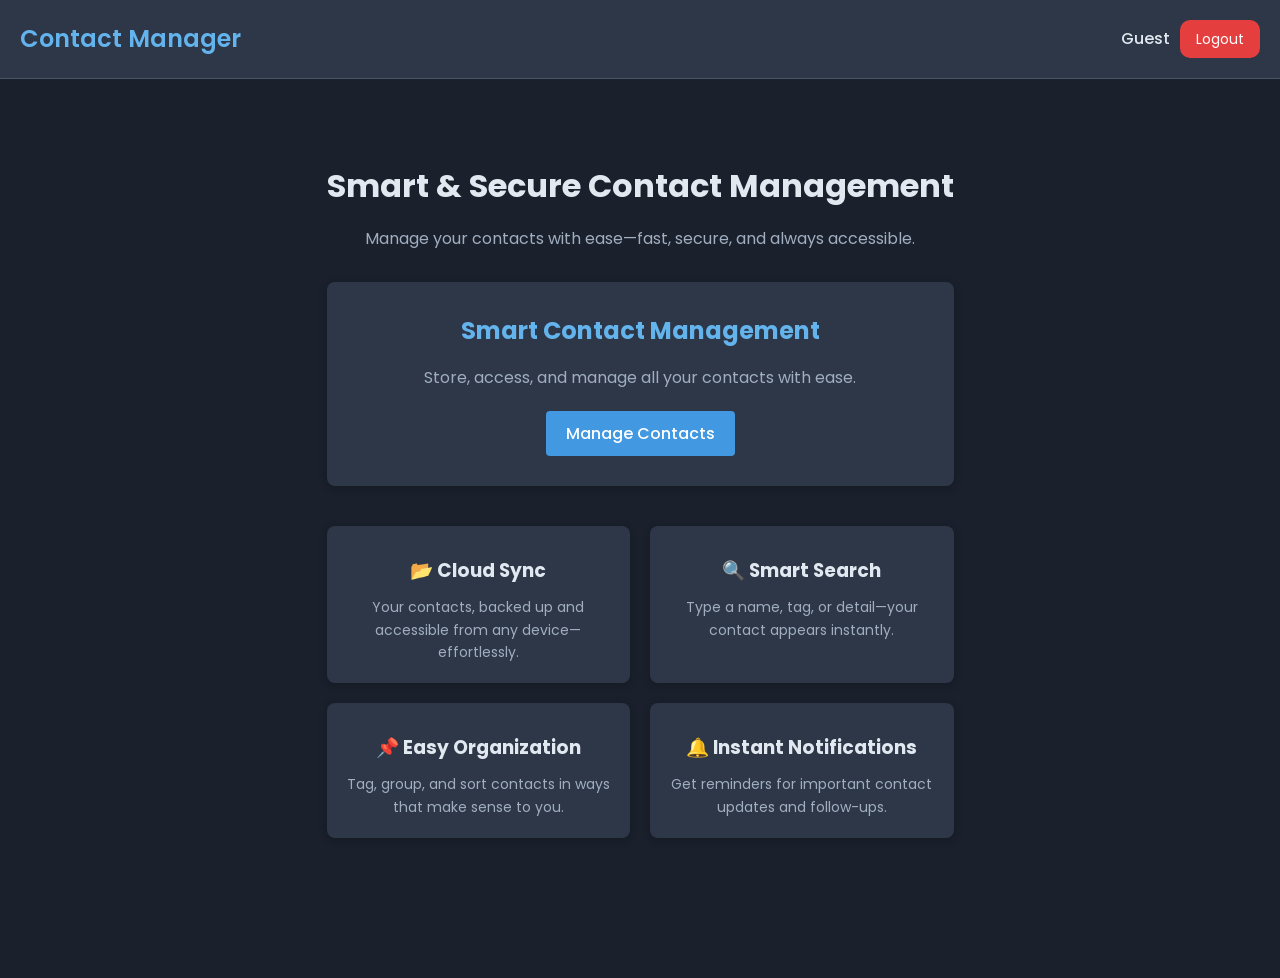
<file: amar.flores/oAuth2login/src/main/resources/templates/index.html>
<!DOCTYPE html>
<html xmlns:th="http://www.thymeleaf.org">
<head>
    <title>Contact Manager</title>
    <meta charset="UTF-8">
    <meta name="viewport" content="width=device-width, initial-scale=1.0">
    <link href="https://fonts.googleapis.com/css2?family=Poppins:wght@400;500;600&display=swap" rel="stylesheet">
    <style>
        * {
            margin: 0;
            padding: 0;
            box-sizing: border-box;
        }

        body {
            font-family: 'Poppins', sans-serif;
            background-color: #1a202c; /* Dark background */
            color: #e2e8f0; /* Light text */
            line-height: 1.6;
            display: flex;
            flex-direction: column;
            min-height: 100vh;
        }

        .header {
            width: 100%;
            background-color: #2d3748; /* Dark header */
            display: flex;
            justify-content: space-between;
            align-items: center;
            padding: 20px;
            border-bottom: 1px solid #4a5568;
            position: fixed;
            top: 0;
            left: 0;
            right: 0;
            z-index: 1000;
        }

        .logo {
            font-size: 24px;
            font-weight: 600;
            color: #63b3ed; /* Light blue */
        }

        .user-info {
            display: flex;
            align-items: center;
            gap: 10px;
        }

        .user-name {
            font-weight: 500;
            color: #e2e8f0;
        }

        .logout-btn {
            background-color: #e53e3e;
            color: white;
            border: none;
            padding: 8px 16px;
            border-radius: 10px;
            cursor: pointer;
            text-decoration: none;
            font-size: 14px;
            transition: background 0.3s;
        }

        .logout-btn:hover {
            background-color: #c53030;
        }

        .container {
            flex: 1;
            max-width: 1000px;
            margin: 100px auto 80px; /* Adjusted margin for fixed header/footer */
            padding: 20px;
        }

        .footer {
            width: 100%;
            background-color: #2d3748;
            text-align: center;
            padding: 20px 0;
            border-top: 1px solid #4a5568;
            position: fixed;
            bottom: 0;
            left: 0;
            right: 0;
            color: #a0aec0;
        }

        .main-content {
            text-align: center;
            margin: 40px 0;
        }

        h1 {
            font-size: 32px;
            margin-bottom: 15px;
            color: #e2e8f0;
            text-align: center;
        }

        .subtitle {
            color: #a0aec0;
            margin-bottom: 30px;
            font-size: 16px;
            text-align: center;
        }

        .contact-card {
            background: #2d3748;
            border-radius: 8px;
            padding: 30px;
            margin: 30px 0;
            box-shadow: 0 2px 10px rgba(0, 0, 0, 0.2);
            text-align: center;
        }

        .contact-card h2 {
            font-size: 24px;
            margin-bottom: 15px;
            color: #63b3ed;
        }

        .contact-card p {
            margin-bottom: 20px;
            color: #a0aec0;
        }

        .btn {
            display: inline-block;
            padding: 10px 20px;
            background-color: #4299e1;
            color: white;
            text-decoration: none;
            border-radius: 4px;
            font-weight: 500;
            transition: background-color 0.3s;
        }

        .btn:hover {
            background-color: #3182ce;
        }

        .features {
            display: grid;
            grid-template-columns: repeat(auto-fit, minmax(250px, 1fr));
            gap: 20px;
            margin: 40px 0;
        }

        .feature {
            background: #2d3748;
            padding: 20px;
            border-radius: 8px;
            text-align: center;
            box-shadow: 0 2px 10px rgba(0, 0, 0, 0.2);
            transition: transform 0.2s;
        }

        .feature:hover {
            transform: translateY(-5px);
        }

        .feature h3 {
            margin: 10px 0;
            color: #e2e8f0;
        }

        .feature p {
            color: #a0aec0;
            font-size: 14px;
        }

        @media (max-width: 768px) {
            .header {
                flex-direction: column;
                gap: 15px;
                text-align: center;
                padding: 15px;
            }
        }
    </style>
</head>
<body>
<header class="header">
    <div class="logo">Contact Manager</div>
    <div class="user-info">
        <i class="fas fa-user"></i>
        <div class="user-name">
        <span th:text="${#authentication != null and #authentication.principal != null ?
                        (#authentication.principal.attributes != null and #authentication.principal.attributes.name != null ?
                        #authentication.principal.attributes.name : #authentication.principal.name) : 'Guest'}">
            Guest
        </span>
        </div>
        <a th:if="${#authentication != null and #authentication.principal != null}"
           href="/logout" class="logout-btn">
            <i class="fas fa-sign-out-alt"></i>
            Logout</a>
    </div>
</header>

<div class="container">
    <main class="main-content">
        <h1>Smart & Secure Contact Management</h1>
        <p class="subtitle">Manage your contacts with ease—fast, secure, and always accessible.</p>

        <div class="contact-card">
            <h2>Smart Contact Management</h2>
            <p>Store, access, and manage all your contacts with ease.</p>
            <a href="/contacts/contacts-ui" class="btn">
                <i class="fas fa-address-book"></i>
                Manage Contacts</a>
        </div>

        <div class="features">
            <div class="feature">
                <h3>📂 Cloud Sync</h3>
                <p>Your contacts, backed up and accessible from any device—effortlessly.</p>
            </div>
            <div class="feature">
                <h3>🔍 Smart Search</h3>
                <p>Type a name, tag, or detail—your contact appears instantly.</p>
            </div>
            <div class="feature">
                <h3>📌 Easy Organization</h3>
                <p>Tag, group, and sort contacts in ways that make sense to you.</p>
            </div>
            <div class="feature">
                <h3>🔔 Instant Notifications</h3>
                <p>Get reminders for important contact updates and follow-ups.</p>
            </div>
        </div>

    </main>
</div>
</body>
</html>
</file>
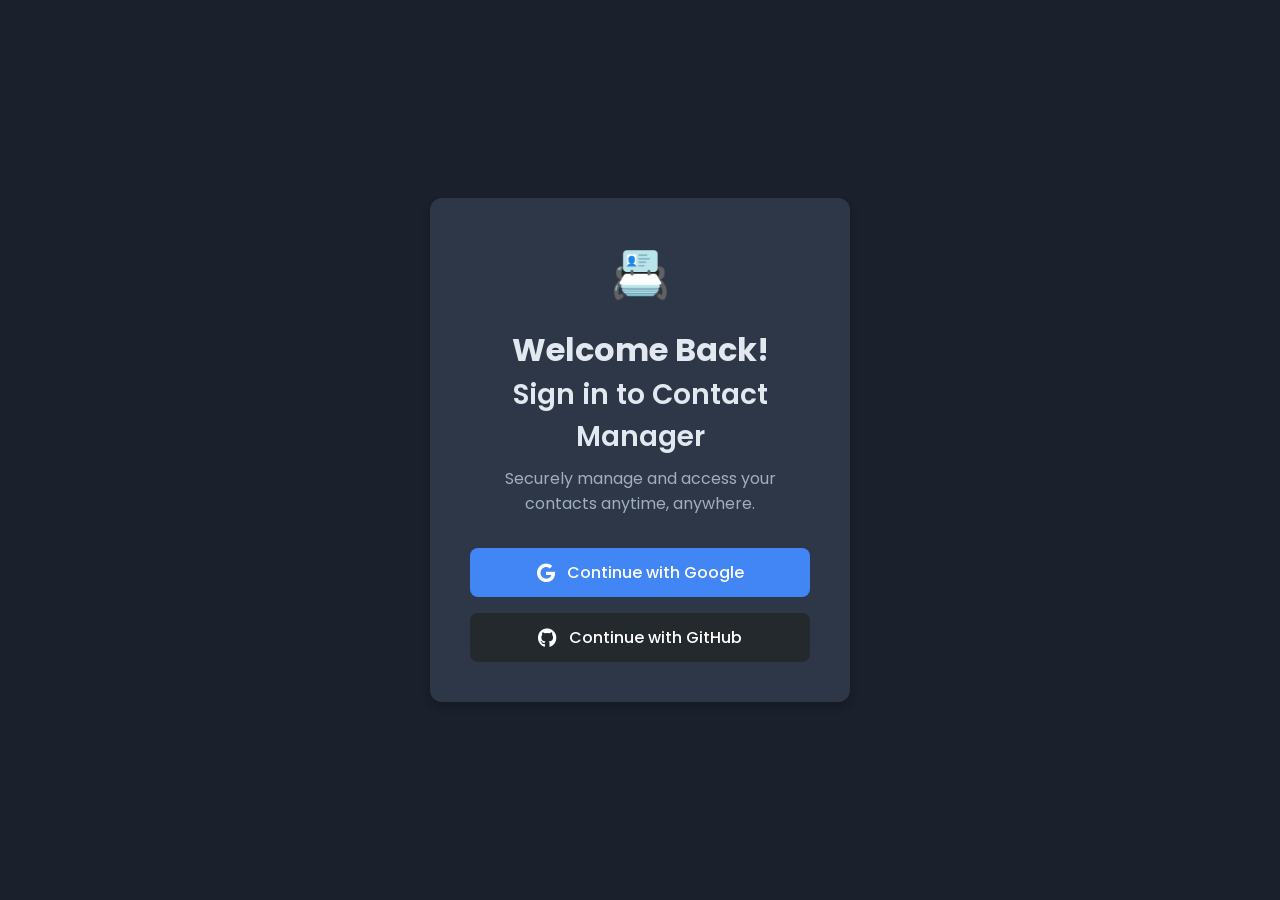
<file: amar.flores/oAuth2login/src/main/resources/templates/login.html>
<!DOCTYPE html>
<html xmlns:th="http://www.thymeleaf.org">
<head>
    <title>Login - Contact Manager</title>
    <link href="https://fonts.googleapis.com/css2?family=Poppins:wght@400;500;600&display=swap" rel="stylesheet">
    <link href="https://cdnjs.cloudflare.com/ajax/libs/font-awesome/6.0.0/css/all.min.css" rel="stylesheet">
    <style>
        * {
            margin: 0;
            padding: 0;
            box-sizing: border-box;
        }

        body {
            font-family: 'Poppins', sans-serif;
            background: #1a202c; /* Dark background */
            display: flex;
            align-items: center;
            justify-content: center;
            height: 100vh;
            padding: 20px;
            color: #e2e8f0; /* Light text */
        }

        .login-container {
            background: #2d3748; /* Dark card */
            padding: 40px;
            border-radius: 12px;
            box-shadow: 0 4px 10px rgba(0, 0, 0, 0.2);
            text-align: center;
            width: 100%;
            max-width: 420px;
        }

        .logo {
            font-size: 3rem;
            margin-bottom: 1rem;
            color: #63b3ed; /* Light blue */
        }

        h2 {
            font-size: 1.75rem;
            color: #e2e8f0;
            font-weight: 600;
            margin-bottom: 0.5rem;
        }

        p {
            font-size: 1rem;
            color: #a0aec0;
            margin-bottom: 2rem;
        }

        .social-buttons {
            display: flex;
            flex-direction: column;
            gap: 1rem;
        }

        .social-button {
            display: flex;
            align-items: center;
            justify-content: center;
            padding: 12px;
            border-radius: 8px;
            font-size: 1rem;
            font-weight: 500;
            cursor: pointer;
            text-decoration: none;
            transition: all 0.2s ease-in-out;
            border: none;
            width: 100%;
        }

        .google-btn {
            background-color: #4285f4;
            color: white;
        }
        .google-btn:hover { background-color: #357ae8; }

        .github-btn {
            background-color: #24292e;
            color: white;
        }
        .github-btn:hover { background-color: #1b1f23; }

        .social-button i {
            margin-right: 12px;
            font-size: 1.2rem;
        }

        .footer {
            margin-top: 2rem;
            font-size: 0.85rem;
            color: #a0aec0;
        }

        .footer a {
            color: #63b3ed;
            text-decoration: none;
        }
        .footer a:hover { text-decoration: underline; }
    </style>
</head>
<body>
<div class="login-container">
    <div class="logo">📇</div>
    <h1>Welcome Back!</h1>
    <h2>Sign in to Contact Manager</h2>
    <p>Securely manage and access your contacts anytime, anywhere.</p>


    <div class="social-buttons">
        <a href="/oauth2/authorization/google" class="social-button google-btn">
            <i class="fab fa-google"></i> Continue with Google
        </a>
        <a href="/oauth2/authorization/github" class="social-button github-btn">
            <i class="fab fa-github"></i> Continue with GitHub
        </a>
    </div>
</div>
</body>
</html>
</file>
